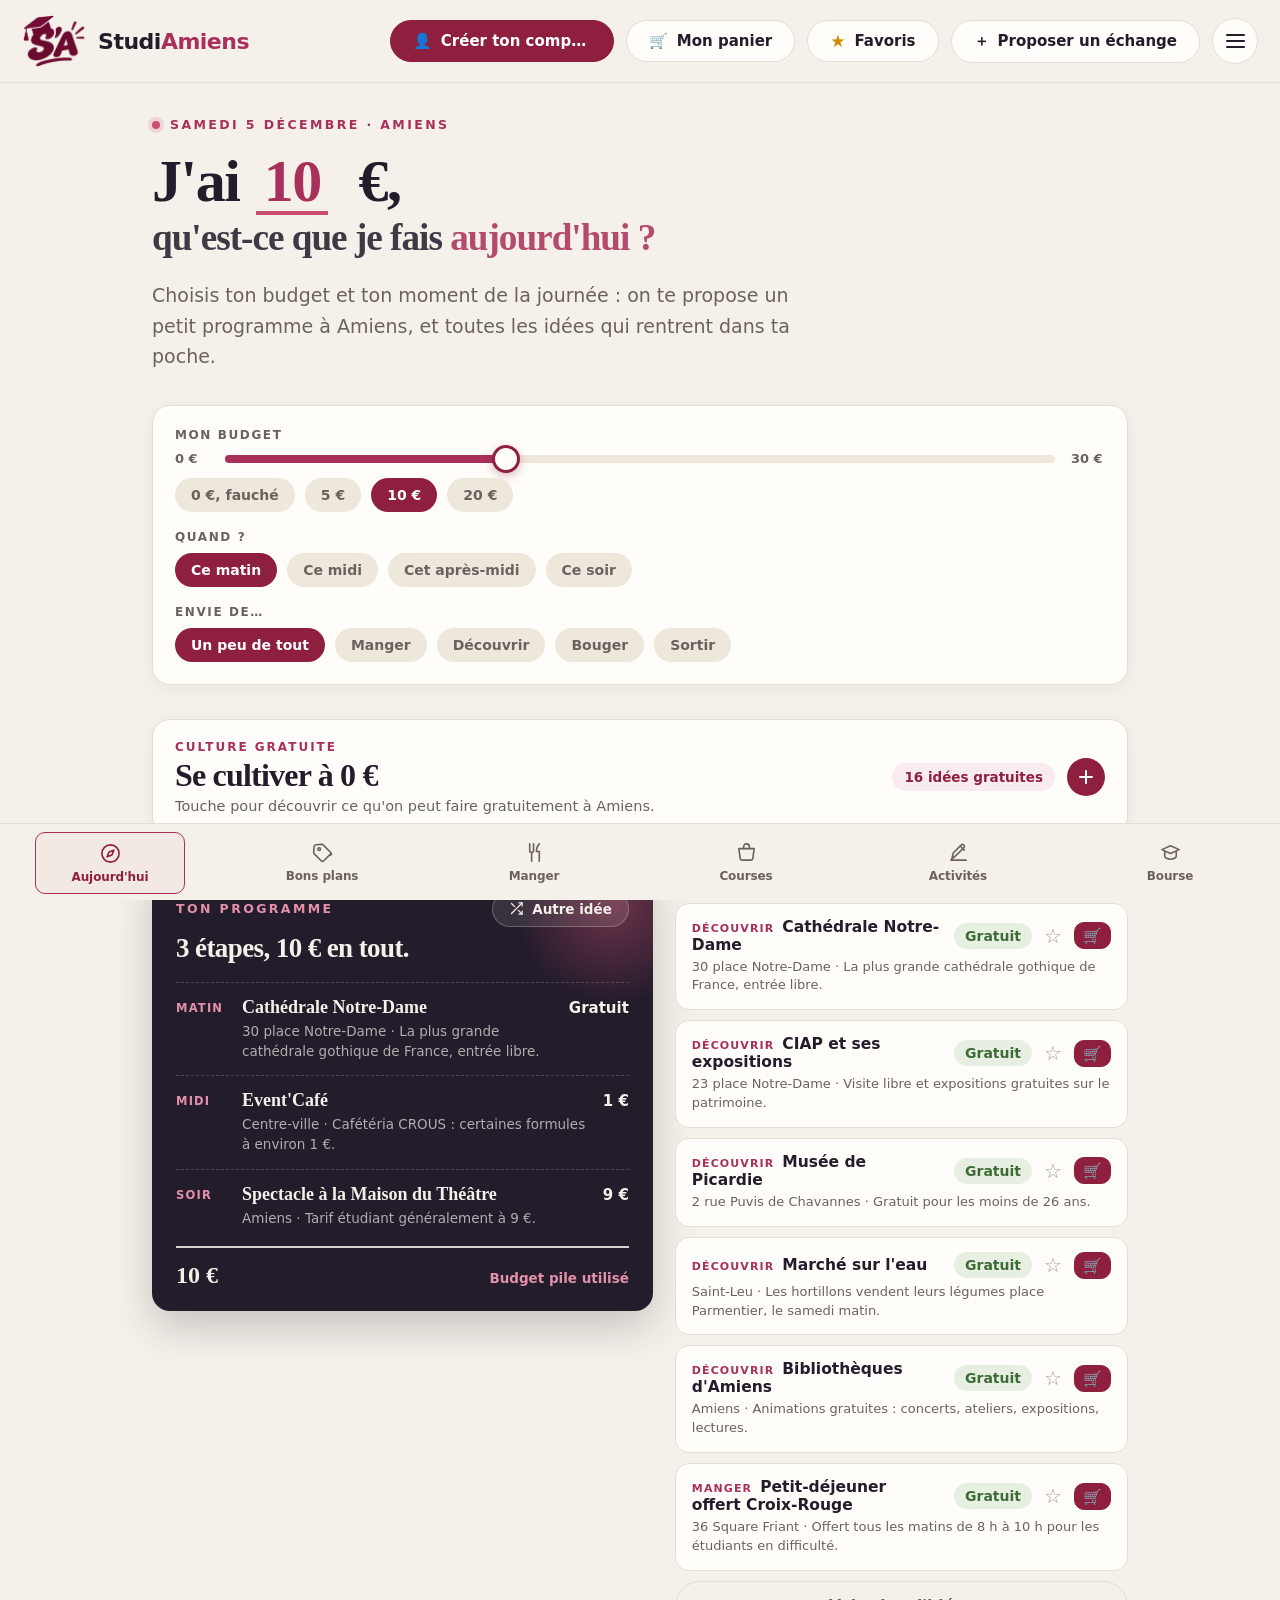
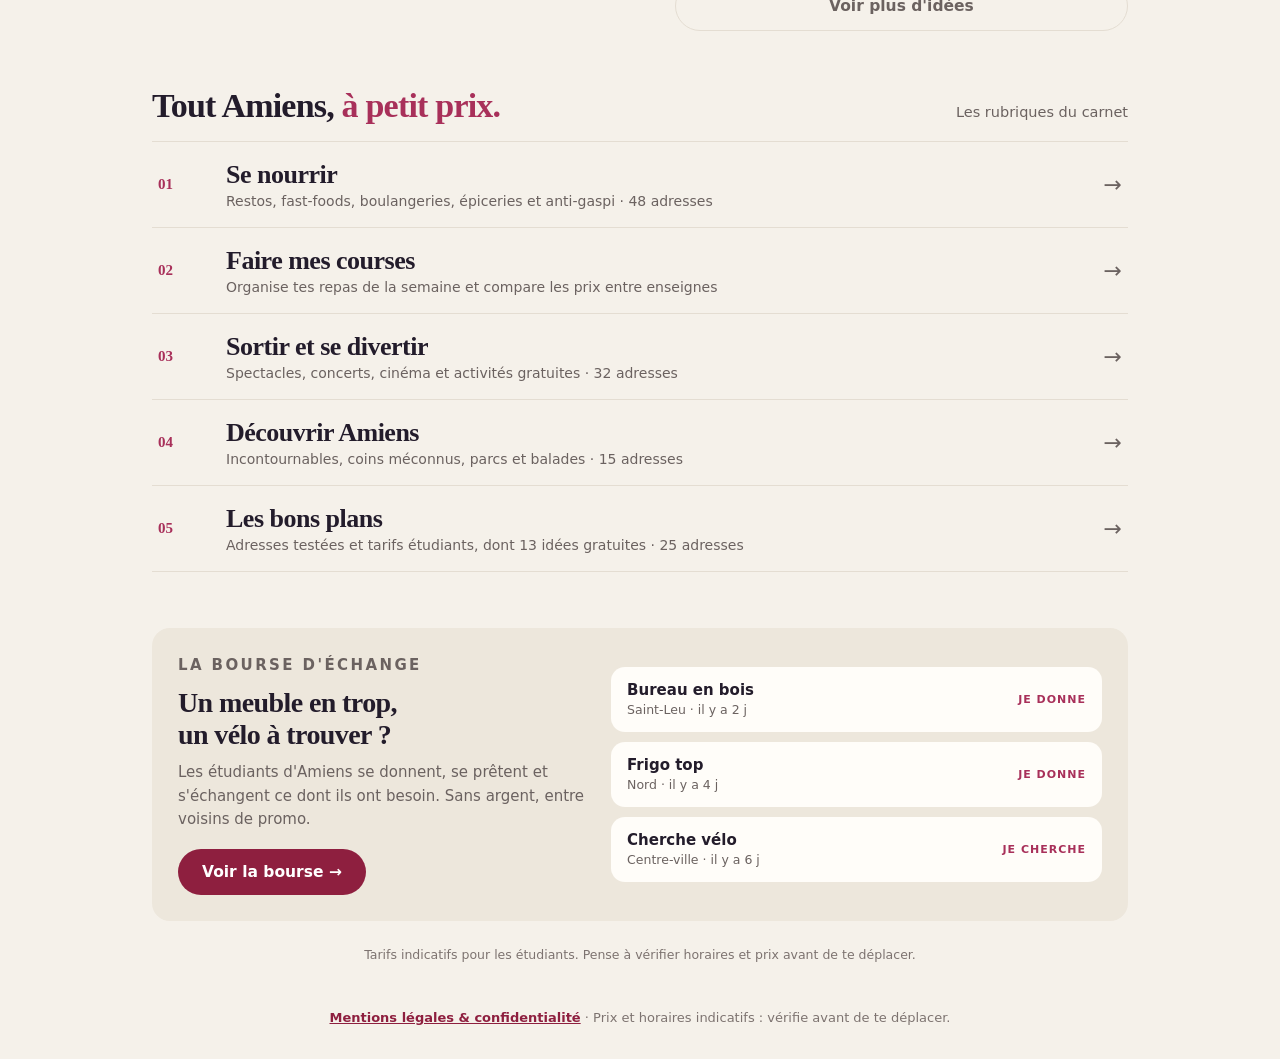
<file: index.html>
<!DOCTYPE html>
<html lang="fr">
<head>
<meta charset="UTF-8">
<meta name="viewport" content="width=device-width, initial-scale=1.0, viewport-fit=cover">
<meta name="description" content="StudiAmiens : le carnet partagé des étudiants d'Amiens. Manger, sortir, se cultiver et faire ses courses à petit prix, avec une bourse d'échange entre étudiants.">
<meta name="theme-color" content="#F5F1EA">
<meta property="og:type" content="website">
<meta property="og:title" content="StudiAmiens — Bons plans étudiants à Amiens">
<meta property="og:description" content="Manger, sortir, se cultiver et faire ses courses à petit prix à Amiens.">
<link rel="icon" type="image/png" sizes="64x64" href="favicon.png">
<link rel="apple-touch-icon" href="apple-touch-icon.png">
<link rel="manifest" href="manifest.webmanifest">
<title>StudiAmiens — Le carnet partagé des étudiants amiénois</title>
<link rel="stylesheet" href="style.css">
</head>
<body>
<a class="skip" href="#contenu">Aller au contenu</a>

<header>
  <div class="logo" data-go="aujourdhui" role="link" tabindex="0">
    <img class="logo-img" src="logo.png" alt="Logo StudiAmiens" width="64" height="54">
    <div class="logo-word">Studi<span>Amiens</span></div>
  </div>
  <div class="header-actions">
    <button class="btn-exchange hbtn hbtn-compte" id="btnCompte" data-action="compte-open" aria-haspopup="dialog" aria-label="Créer ton compte étudiant"><span class="hico" aria-hidden="true">👤</span><span class="lbl lbl-full" id="compteLblFull">Créer ton compte étudiant</span><span class="lbl lbl-short" id="compteLblShort">Compte</span></button>
    <button class="btn-exchange hbtn btn-pan" id="btnPanier" data-go="panier" aria-label="Mon panier"><span class="hico" aria-hidden="true">🛒</span><span class="lbl">Mon panier</span><span class="fav-count" id="panCount" hidden>0</span></button>
    <button class="btn-exchange hbtn btn-fav" id="btnFav" data-go="favoris" aria-label="Mes favoris"><span class="hico fav-star" aria-hidden="true">★</span><span class="lbl">Favoris</span><span class="fav-count" id="favCount" hidden>0</span></button>
    <button class="btn-exchange hbtn" data-action="openForm" aria-label="Proposer un échange"><span class="hico" aria-hidden="true">＋</span><span class="lbl">Proposer un échange</span></button>
    <button class="btn-burger" data-action="menu-open" aria-label="Menu"><span></span></button>
  </div>
</header>

<div class="overlay" id="overlay" data-action="menu-close"></div>

<aside class="drawer" id="drawer" aria-label="Menu">
  <button class="drawer-close" data-action="menu-close" aria-label="Fermer le menu">×</button>
  <h3>Le carnet</h3>
  <button class="link" data-go="aujourdhui">Aujourd'hui</button>
  <button class="link" data-go="bons-plans">Les bons plans</button>
  <button class="link" data-go="courses">Manger</button>
  <button class="link" data-go="copanier">Faire mes courses</button>
  <button class="link" data-go="activites">Activités</button>
  <button class="link" data-go="bourse">La bourse</button>
  <h3>Mon compte</h3>
  <button class="link" data-action="compte-open" id="drawerCompte">Créer ton compte étudiant</button>
  <button class="link" data-go="panier">Mon panier</button>
  <button class="link" data-go="favoris">Mes favoris</button>
  <button class="link" data-action="openForm">Déposer une annonce</button>
  <h3>À propos</h3>
  <button class="link" data-action="partager">Partager StudiAmiens</button>
  <button class="link" data-action="about">Le projet</button>
</aside>

<main id="contenu" tabindex="-1">
  <section class="page" id="page-aujourdhui">
    <p class="kicker today-date" id="todayDate">Aujourd'hui à Amiens</p>
    <h1 class="title">
      <span class="budget-line">J'ai <span class="budget-num" id="budgetNum">10</span>&nbsp;€,</span>
      <span class="h-sub">qu'est-ce que je fais <em>aujourd'hui&nbsp;?</em></span>
    </h1>
    <p class="intro">Choisis ton budget et ton moment de la journée : on te propose un petit programme à Amiens, et toutes les idées qui rentrent dans ta poche.</p>

    <div class="panel budget-panel">
      <div>
        <p class="row-label"><label for="budgetRange">Mon budget</label></p>
        <div class="slider-row">
          <small>0 €</small>
          <input type="range" class="budget" id="budgetRange" min="0" max="30" step="1" value="10" aria-label="Budget en euros">
          <small>30 €</small>
        </div>
        <div class="chips" id="chipsBudget" style="margin-top:12px;"></div>
      </div>
      <div>
        <p class="row-label">Quand ?</p>
        <div class="chips" id="chipsMoment"></div>
      </div>
      <div>
        <p class="row-label">Envie de…</p>
        <div class="chips" id="chipsEnvie"></div>
      </div>
    </div>

    <section class="g0" id="gratuit0">
      <h2 class="g0-h">
        <button type="button" class="g0-toggle" id="g0Toggle" data-action="g0-toggle" aria-expanded="false" aria-controls="g0Body">
          <span class="g0-text">
            <span class="g0-kicker">Culture gratuite</span>
            <span class="g0-title">Se cultiver à 0&nbsp;€</span>
            <span class="g0-sub">Touche pour découvrir ce qu'on peut faire gratuitement à Amiens.</span>
          </span>
          <span class="g0-right">
            <span class="g0-count" id="g0Count"></span>
            <span class="g0-chevron" aria-hidden="true"></span>
          </span>
        </button>
      </h2>
      <div class="g0-body" id="g0Body" hidden>
        <div class="chips" id="chipsG0" role="group" aria-label="Type de sortie gratuite"></div>
        <div class="cards" id="grilleG0"></div>
      </div>
    </section>

    <div class="today-grid">
      <div class="ticket" aria-live="polite">
        <div class="ticket-head">
          <p class="kicker">Ton programme</p>
          <button class="btn-shuffle" data-action="shuffle" id="btnShuffle">
            <svg viewBox="0 0 24 24"><path d="M16 3h5v5"/><path d="M4 20L21 3"/><path d="M21 16v5h-5"/><path d="M15 15l6 6"/><path d="M4 4l5 5"/></svg>
            Autre idée
          </button>
        </div>
        <div id="programme"></div>
      </div>
      <div>
        <div class="ideas-head">
          <h3 id="ideasTitle">Dans ton budget</h3>
          <span class="compteur" id="ideasCount"></span>
        </div>
        <div class="ideas" id="ideas"></div>
        <button class="btn-ghost more-ideas" id="moreIdeas" data-action="more">Voir plus d'idées</button>
      </div>
    </div>

    <div class="section-title">
      <h2>Tout Amiens, <em style="font-style:normal;color:var(--bordeaux-clair);">à petit prix.</em></h2>
      <p>Les rubriques du carnet</p>
    </div>
    <ul class="rubriques" id="rubriques"></ul>

    <div class="bourse-teaser">
      <div>
        <p class="kicker" style="margin-bottom:10px;">La bourse d'échange</p>
        <h2>Un meuble en trop,<br>un vélo à trouver&nbsp;?</h2>
        <p>Les étudiants d'Amiens se donnent, se prêtent et s'échangent ce dont ils ont besoin. Sans argent, entre voisins de promo.</p>
        <button class="btn-primary" data-go="bourse">Voir la bourse →</button>
      </div>
      <div class="mini-annonces" id="miniAnnonces"></div>
    </div>

    <p class="note">Tarifs indicatifs pour les étudiants. Pense à vérifier horaires et prix avant de te déplacer.</p>
  </section>

  <section class="page" id="page-bons-plans">
    <p class="kicker">Le carnet partagé</p>
    <h1 class="title">Les bons plans<br><em>qui font du bien.</em></h1>
    <p class="intro">Des adresses testées, des tarifs étudiants et les raccourcis qu'on se refile entre deux cours.</p>
    <div class="panel">
      <div class="search-box">
        <svg width="19" height="19" viewBox="0 0 24 24" fill="none" stroke="#6B6260" stroke-width="2" aria-hidden="true"><circle cx="11" cy="11" r="7"/><path d="M20 20l-3.5-3.5"/></svg>
        <input type="search" id="recherche" placeholder="Un lieu, un quartier, une envie…" aria-label="Rechercher un bon plan">
      </div>
      <div class="chips" id="chips"></div>
      <button class="favorites-btn" id="favBtn" data-action="favfilter">☆ Favoris</button>
    </div>
    <div class="cards" id="grilleBonsPlans"></div>
  </section>

  <section class="page" id="page-courses">
    <p class="kicker">Manger</p>
    <h1 class="title">Manger bien,<br><em>payer moins.</em></h1>
    <p class="intro">Resto U à 1 €, formules étudiantes, fast-foods et petits restos du centre-ville.</p>
    <div class="panel">
      <div class="search-box">
        <svg width="19" height="19" viewBox="0 0 24 24" fill="none" stroke="#6B6260" stroke-width="2" aria-hidden="true"><circle cx="11" cy="11" r="7"/><path d="M20 20l-3.5-3.5"/></svg>
        <input type="search" id="rechercheCourses" placeholder="Un resto, une rue, un type de cuisine…" aria-label="Rechercher un restaurant">
      </div>
      <div class="chips" id="chipsCourses"></div>
      <div class="chips filtre-prix" id="prixCourses" role="group" aria-label="Filtrer par prix"></div>
      <p class="hint" id="noteCourses" aria-live="polite"></p>
    </div>
    <div class="cards" id="grilleCourses"></div>
  </section>

  <section class="page" id="page-copanier">
    <p class="kicker">Faire mes courses</p>
    <h1 class="title" style="font-size:clamp(30px,5.5vw,46px);">Remplis ton panier,<br><em>pas ton ticket.</em></h1>
    <p class="intro" style="margin:16px 0 22px;">Compose tes repas de la semaine, compare les prix entre enseignes et garde ta liste de courses sous ton budget.</p>
    <details class="g0 mk" id="marches">
      <summary class="g0-toggle">
        <span class="g0-text">
          <span class="g0-kicker">Cette saison</span>
          <span class="g0-title" style="font-size:clamp(20px,3.6vw,26px);">Marchés et bons plans courses</span>
          <span class="g0-sub">Brocante, marché sur l'eau et ferme bio en vente directe.</span>
        </span>
        <span class="g0-right"><span class="g0-count" id="mkCount"></span><span class="g0-chevron" aria-hidden="true"></span></span>
      </summary>
      <div class="cards" id="grilleMarches"></div>
    </details>
    <div class="copanier-wrap">
      <iframe id="copanierFrame" title="ÉcoPanier : organisateur de courses à petit prix"></iframe>
    </div>
    <p class="note" style="margin-top:14px;"><a href="copanier.html" target="_blank" rel="noopener" style="color:var(--bordeaux);font-weight:700;">Ouvrir en plein écran ↗</a></p>
  </section>

  <section class="page" id="page-activites">
    <p class="kicker">Activités</p>
    <h1 class="title">Sortir de la chambre,<br><em>sans se ruiner.</em></h1>
    <p class="intro">Sport, culture, soirées et ateliers : tout ce qui se passe à Amiens quand tu as deux heures devant toi.</p>
    <div class="panel">
      <div class="search-box">
        <svg width="19" height="19" viewBox="0 0 24 24" fill="none" stroke="#6B6260" stroke-width="2" aria-hidden="true"><circle cx="11" cy="11" r="7"/><path d="M20 20l-3.5-3.5"/></svg>
        <input type="search" id="rechercheActivites" placeholder="Un théâtre, un cinéma, une sortie…" aria-label="Rechercher une activité">
      </div>
      <div class="chips" id="chipsActivites"></div>
      <div class="chips filtre-prix" id="prixActivites" role="group" aria-label="Filtrer par prix"></div>
      <p class="hint" id="noteActivites" aria-live="polite"></p>
    </div>
    <div class="cards" id="grilleActivites"></div>
  </section>

  <section class="page" id="page-bourse">
    <p class="kicker">La bourse des étudiants</p>
    <h1 class="title">Donner, trouver,<br>faire circuler.</h1>
    <p class="intro">Un tableau simple pour les choses qui méritent une seconde vie : un meuble, une place, un trajet ou juste un coup de main.</p>
    <button class="btn-primary" data-action="openForm">＋ Déposer une annonce</button>
    <div class="panel">
      <div class="filtres-ligne">
        <div class="chips" id="chipsBourse"></div>
        <span class="compteur" id="compteurBourse"></span>
      </div>
    </div>
    <div class="cards" id="grilleBourse"></div>
  </section>

  <section class="page" id="page-panier">
    <p class="kicker">Mon panier étudiant</p>
    <h1 class="title" style="font-size:clamp(30px,5.5vw,46px);">Ton <em>panier.</em></h1>
    <p class="intro" style="margin:16px 0 22px;">Garde ici les bons plans que tu veux faire, avec une estimation de ton budget.</p>
    <div id="panierBanniere"></div>
    <div id="panierResume"></div>
    <div class="cards" id="grillePanier"></div>
  </section>

  <section class="page" id="page-favoris">
    <p class="kicker">Mon carnet</p>
    <h1 class="title">Mes <em>favoris.</em></h1>
    <p class="intro">Les adresses et les annonces que tu as mises de côté avec l'étoile ☆. Elles restent enregistrées dans ce navigateur.</p>
    <div class="cards" id="grilleFavoris"></div>
  </section>

  <section class="page" id="page-form">
    <p class="kicker">Nouvelle annonce</p>
    <h1 class="title">Déposer <em>une annonce.</em></h1>
    <p class="intro" id="formIntro"></p>
    <div class="panel">
      <div class="form-grid">
        <div class="field"><label for="fType">Type</label>
          <select id="fType"><option>Je donne</option><option>Je cherche</option></select></div>
        <div class="field"><label for="fTitre">Titre</label>
          <input type="text" id="fTitre" maxlength="80" placeholder="Ex : Bureau en bois, à récupérer"></div>
        <div class="field"><label for="fCat">Catégorie</label>
          <select id="fCat">
            <option>Mobilier</option><option>Électroménager</option>
            <option>Livres &amp; cours</option><option>Vêtements</option>
            <option>Transport</option><option>Services</option><option>Autre</option>
          </select></div>
        <div class="field"><label for="fQuartier">Quartier</label>
          <input type="text" id="fQuartier" maxlength="40" placeholder="Ex : Saint-Leu"></div>
        <div class="field"><label for="fDesc">Description</label>
          <textarea id="fDesc" maxlength="400" placeholder="Quelques détails, l'état, les contraintes…"></textarea></div>
        <div class="field"><label for="fContact">Contact</label>
          <input type="text" id="fContact" maxlength="60" placeholder="Pseudo, mail ou @…"></div>
      </div>
      <p class="form-note">Ne publie ni ton adresse ni ton numéro de téléphone. Donne rendez-vous dans un lieu public, de préférence de jour.</p>
      <div class="form-actions">
        <button class="btn-primary" id="btnPublier" style="margin:0;width:auto;flex:1;min-width:200px;" data-action="publish">Publier l'annonce</button>
        <button class="btn-ghost" data-go="bourse">Annuler</button>
      </div>
    </div>
  </section>
</main>

<footer class="site-foot">
  <p><a href="confidentialite.html">Mentions légales &amp; confidentialité</a> · Prix et horaires indicatifs : vérifie avant de te déplacer.</p>
</footer>

<nav class="tabs" aria-label="Navigation principale">
  <button class="tab" data-tab="aujourdhui" data-go="aujourdhui">
    <svg viewBox="0 0 24 24"><circle cx="12" cy="12" r="9"/><path d="M15.5 8.5l-2 5-5 2 2-5z"/></svg>
    <span>Aujourd'hui</span>
  </button>
  <button class="tab" data-tab="bons-plans" data-go="bons-plans">
    <svg viewBox="0 0 24 24"><path d="M20.6 13.4l-7.2 7.2a2 2 0 01-2.8 0l-7.2-7.2a2 2 0 01-.6-1.6l.4-6a2 2 0 011.9-1.9l6-.4a2 2 0 011.6.6l7.9 7.9a2 2 0 010 2.8z"/><circle cx="8.5" cy="8.5" r="1.4"/></svg>
    <span>Bons plans</span>
  </button>
  <button class="tab" data-tab="courses" data-go="courses">
    <svg viewBox="0 0 24 24"><path d="M7 3v7a2 2 0 002 2v9"/><path d="M11 3v7a2 2 0 01-2 2"/><path d="M17 3c-2 2-3 5-3 8h3v10"/></svg>
    <span>Manger</span>
  </button>
  <button class="tab" data-tab="copanier" data-go="copanier">
    <svg viewBox="0 0 24 24"><path d="M4 8h16l-1.4 10.2A2 2 0 0116.6 20H7.4a2 2 0 01-2-1.8L4 8z"/><path d="M9 8V6a3 3 0 016 0v2"/></svg>
    <span>Courses</span>
  </button>
  <button class="tab" data-tab="activites" data-go="activites">
    <svg viewBox="0 0 24 24"><path d="M5 19l1.5-6.5L15 4a2 2 0 012.8 2.8L9.5 15z"/><path d="M14 5.5l4 4"/><path d="M4 20h16"/></svg>
    <span>Activités</span>
  </button>
  <button class="tab" data-tab="bourse" data-go="bourse">
    <svg viewBox="0 0 24 24"><path d="M3 9l9-4 9 4-9 4z"/><path d="M6 11v5c0 1.5 2.7 3 6 3s6-1.5 6-3v-5"/></svg>
    <span>Bourse</span>
  </button>
</nav>

<dialog id="compte" aria-labelledby="compteTitre">
  <div class="fiche-in compte-in">
    <button class="fiche-close" data-action="compte-close" aria-label="Fermer">×</button>
    <p class="kicker" id="compteKicker">Compte étudiant</p>
    <h2 id="compteTitre"></h2>
    <div id="compteCorps"></div>
  </div>
</dialog>

<dialog id="fiche" aria-labelledby="ficheTitre">
  <div class="fiche-in">
    <button class="fiche-close" data-action="fiche-close" aria-label="Fermer la fiche">×</button>
    <p class="kicker" id="ficheTag"></p>
    <h2 id="ficheTitre"></h2>
    <div id="ficheCorps"></div>
  </div>
</dialog>

<div class="toast" id="toast" role="status" aria-live="polite"></div>
<script src="script.js"></script>
</body>
</html>
</file>
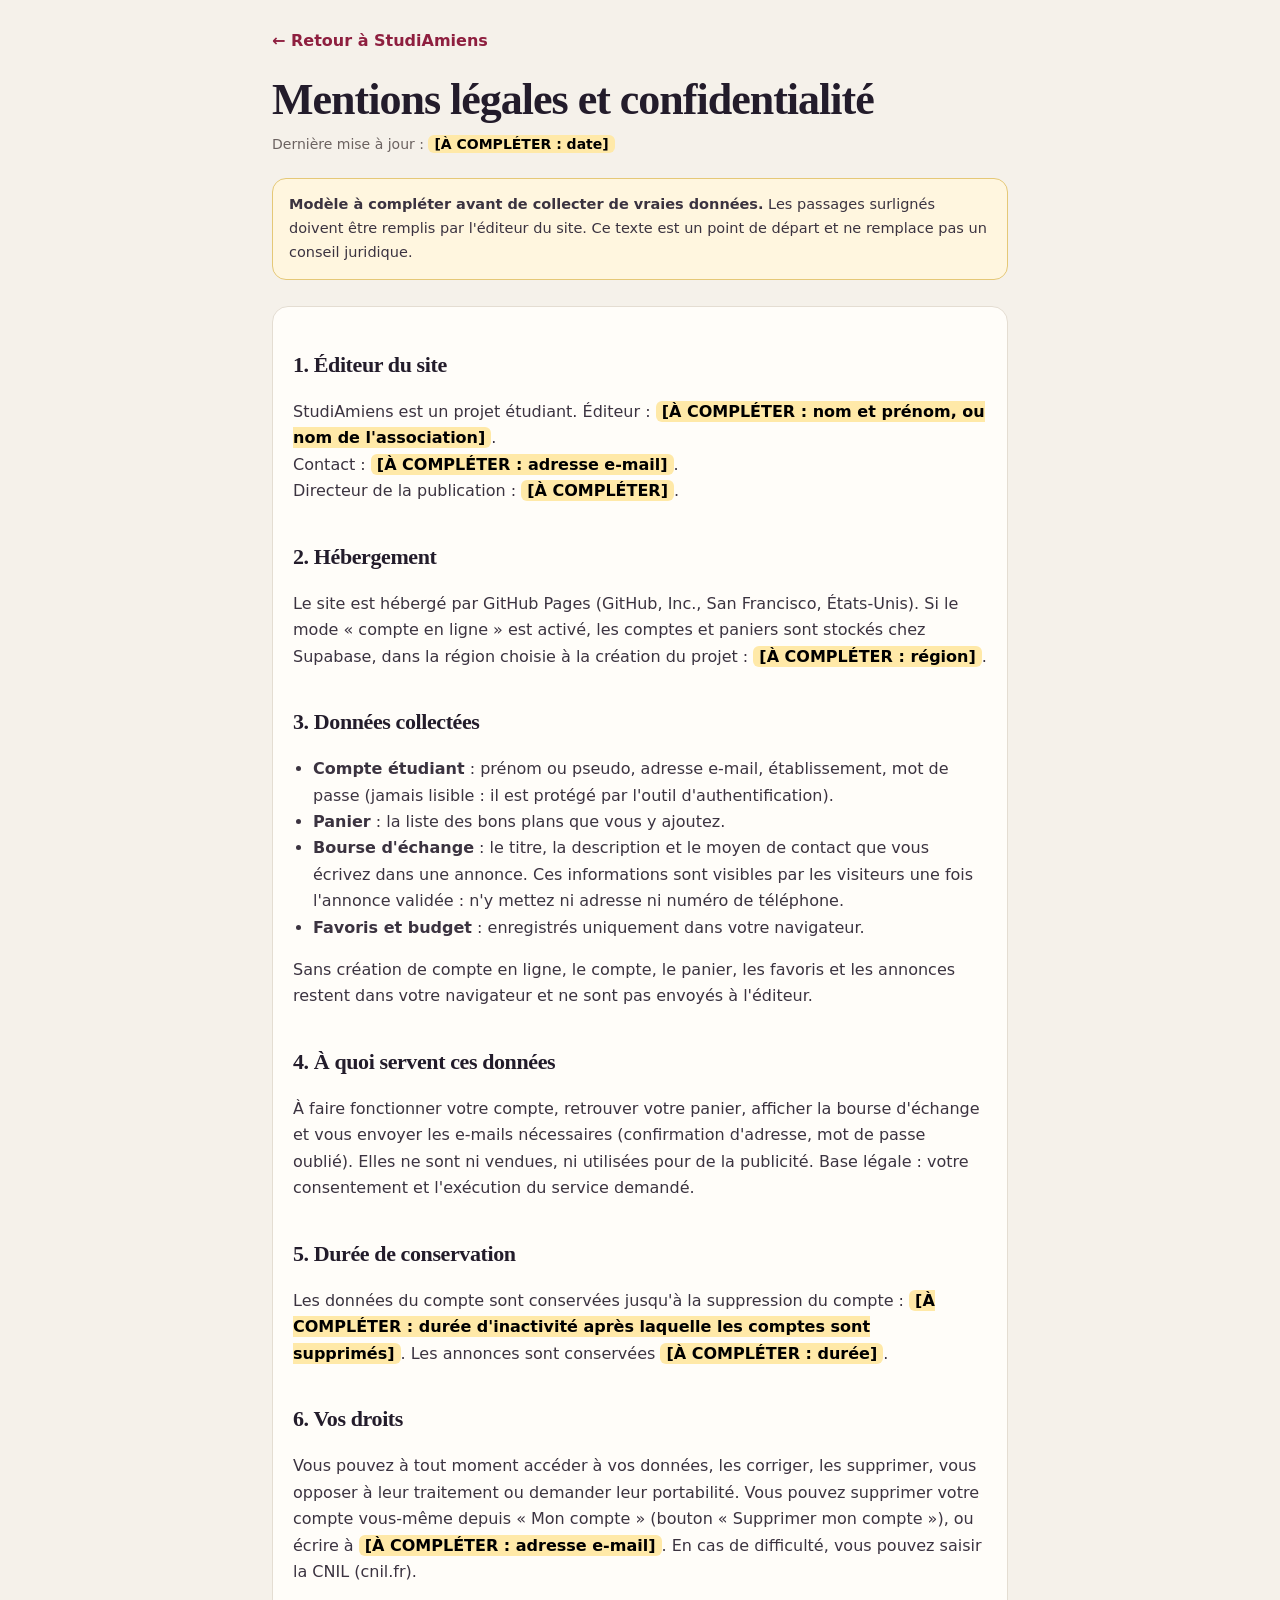
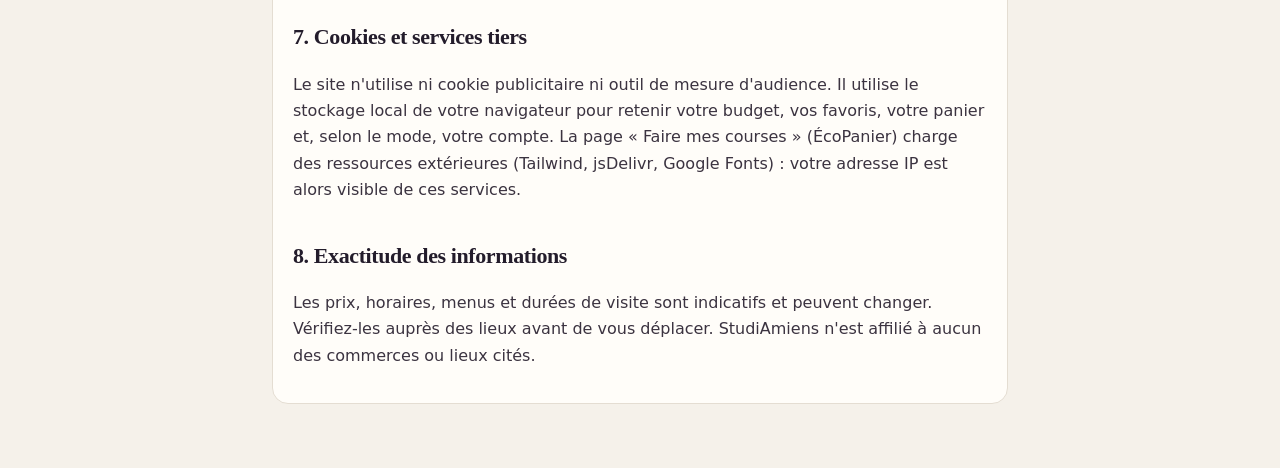
<file: confidentialite.html>
<!DOCTYPE html>
<html lang="fr">
<head>
<meta charset="UTF-8">
<meta name="viewport" content="width=device-width, initial-scale=1">
<meta name="robots" content="noindex">
<title>Mentions légales et confidentialité — StudiAmiens</title>
<link rel="icon" type="image/png" sizes="64x64" href="favicon.png">
<style>
  :root{--creme:#F5F1EA;--blanc:#FFFDF9;--bordeaux:#8E1F3F;--encre:#231C2B;--gris:#6B6260;--ligne:#E4DDD2;}
  *{box-sizing:border-box}
  body{margin:0;background:var(--creme);color:var(--encre);font-family:'Inter','Segoe UI',system-ui,-apple-system,sans-serif;line-height:1.65;font-size:16px}
  .wrap{max-width:780px;margin:0 auto;padding:28px 22px 64px}
  a{color:var(--bordeaux);font-weight:600}
  .retour{display:inline-block;margin-bottom:22px;text-decoration:none}
  h1{font-family:Georgia,serif;font-size:clamp(30px,6vw,44px);letter-spacing:-1px;line-height:1.1;margin:0 0 8px}
  h2{font-family:Georgia,serif;font-size:22px;letter-spacing:-.4px;margin:34px 0 8px}
  p,li{color:#3b3340}
  ul{padding-left:20px}
  .maj{color:var(--gris);font-size:14px;margin:0 0 22px}
  .alerte{background:#FFF6DF;border:1px solid #E5C877;border-radius:14px;padding:14px 16px;font-size:14.5px;margin:0 0 26px}
  mark{background:#FFE9A8;padding:1px 6px;border-radius:6px;font-weight:600}
  .carte{background:var(--blanc);border:1px solid var(--ligne);border-radius:16px;padding:6px 20px 18px}
</style>
</head>
<body>
<div class="wrap">
  <a class="retour" href="./">← Retour à StudiAmiens</a>
  <h1>Mentions légales et confidentialité</h1>
  <p class="maj">Dernière mise à jour : <mark>[À COMPLÉTER : date]</mark></p>

  <p class="alerte"><strong>Modèle à compléter avant de collecter de vraies données.</strong> Les passages surlignés doivent être remplis par l'éditeur du site. Ce texte est un point de départ et ne remplace pas un conseil juridique.</p>

  <div class="carte">
    <h2>1. Éditeur du site</h2>
    <p>StudiAmiens est un projet étudiant. Éditeur : <mark>[À COMPLÉTER : nom et prénom, ou nom de l'association]</mark>.<br>
    Contact : <mark>[À COMPLÉTER : adresse e-mail]</mark>.<br>
    Directeur de la publication : <mark>[À COMPLÉTER]</mark>.</p>

    <h2>2. Hébergement</h2>
    <p>Le site est hébergé par GitHub Pages (GitHub, Inc., San Francisco, États-Unis). Si le mode « compte en ligne » est activé, les comptes et paniers sont stockés chez Supabase, dans la région choisie à la création du projet : <mark>[À COMPLÉTER : région]</mark>.</p>

    <h2>3. Données collectées</h2>
    <ul>
      <li><strong>Compte étudiant</strong> : prénom ou pseudo, adresse e-mail, établissement, mot de passe (jamais lisible : il est protégé par l'outil d'authentification).</li>
      <li><strong>Panier</strong> : la liste des bons plans que vous y ajoutez.</li>
      <li><strong>Bourse d'échange</strong> : le titre, la description et le moyen de contact que vous écrivez dans une annonce. Ces informations sont visibles par les visiteurs une fois l'annonce validée : n'y mettez ni adresse ni numéro de téléphone.</li>
      <li><strong>Favoris et budget</strong> : enregistrés uniquement dans votre navigateur.</li>
    </ul>
    <p>Sans création de compte en ligne, le compte, le panier, les favoris et les annonces restent dans votre navigateur et ne sont pas envoyés à l'éditeur.</p>

    <h2>4. À quoi servent ces données</h2>
    <p>À faire fonctionner votre compte, retrouver votre panier, afficher la bourse d'échange et vous envoyer les e-mails nécessaires (confirmation d'adresse, mot de passe oublié). Elles ne sont ni vendues, ni utilisées pour de la publicité. Base légale : votre consentement et l'exécution du service demandé.</p>

    <h2>5. Durée de conservation</h2>
    <p>Les données du compte sont conservées jusqu'à la suppression du compte : <mark>[À COMPLÉTER : durée d'inactivité après laquelle les comptes sont supprimés]</mark>. Les annonces sont conservées <mark>[À COMPLÉTER : durée]</mark>.</p>

    <h2>6. Vos droits</h2>
    <p>Vous pouvez à tout moment accéder à vos données, les corriger, les supprimer, vous opposer à leur traitement ou demander leur portabilité. Vous pouvez supprimer votre compte vous-même depuis « Mon compte » (bouton « Supprimer mon compte »), ou écrire à <mark>[À COMPLÉTER : adresse e-mail]</mark>. En cas de difficulté, vous pouvez saisir la CNIL (cnil.fr).</p>

    <h2>7. Cookies et services tiers</h2>
    <p>Le site n'utilise ni cookie publicitaire ni outil de mesure d'audience. Il utilise le stockage local de votre navigateur pour retenir votre budget, vos favoris, votre panier et, selon le mode, votre compte. La page « Faire mes courses » (ÉcoPanier) charge des ressources extérieures (Tailwind, jsDelivr, Google Fonts) : votre adresse IP est alors visible de ces services.</p>

    <h2>8. Exactitude des informations</h2>
    <p>Les prix, horaires, menus et durées de visite sont indicatifs et peuvent changer. Vérifiez-les auprès des lieux avant de vous déplacer. StudiAmiens n'est affilié à aucun des commerces ou lieux cités.</p>
  </div>
</div>
</body>
</html>
</file>
<file: style.css>
:root{
    --creme:#F5F1EA;--creme-2:#EDE7DC;--blanc:#FFFDF9;
    --bordeaux:#8E1F3F;--bordeaux-clair:#A8305A;--rose:#C94F72;
    --encre:#231C2B;--gris:#6B6260;--gris-clair:#E4DDD2;--rayon:18px;
  }
  :root{padding-top:env(safe-area-inset-top,0px);}
  *{box-sizing:border-box;margin:0;padding:0;-webkit-tap-highlight-color:transparent;}
  html,body{height:100%;}
  body{
    font-family:'Inter','Segoe UI',system-ui,-apple-system,sans-serif;
    background:var(--creme);color:var(--encre);
    display:flex;flex-direction:column;min-height:100vh;padding-bottom:74px;
  }
  header{
    position:sticky;top:env(safe-area-inset-top,0px);z-index:40;background:var(--creme);border-bottom:1px solid var(--gris-clair);
    display:flex;align-items:center;justify-content:space-between;padding:14px 22px;gap:16px;
  }
  .logo{display:flex;align-items:center;gap:12px;cursor:pointer;user-select:none;}
  .logo-badge{
    width:50px;height:50px;border-radius:10px;background:linear-gradient(150deg,#A8305A,#7A1733);
    color:#fff;display:grid;place-items:center;font-family:Georgia,serif;font-weight:700;font-size:20px;
    letter-spacing:-1px;transform:rotate(-3deg);box-shadow:0 3px 10px rgba(142,31,63,.25);position:relative;
  }
  .logo-badge::after{
    content:"";position:absolute;top:-5px;left:6px;width:22px;height:14px;background:#C94F72;
    clip-path:polygon(50% 0,100% 60%,0 60%);transform:rotate(-18deg);
  }
  .logo-word{font-weight:800;font-size:22px;letter-spacing:-.5px;}
  .logo-word span{color:var(--bordeaux-clair);}
  .header-actions{display:flex;align-items:center;gap:12px;}
  .btn-exchange{
    display:flex;align-items:center;gap:9px;background:var(--blanc);border:1px solid var(--gris-clair);
    border-radius:999px;padding:11px 22px;font-weight:700;font-size:15px;color:var(--encre);cursor:pointer;transition:.18s;font-family:inherit;
  }
  .btn-exchange:hover{border-color:var(--bordeaux-clair);color:var(--bordeaux);}
  .btn-burger{
    width:46px;height:46px;border-radius:50%;background:var(--blanc);border:1px solid var(--gris-clair);
    display:grid;place-items:center;cursor:pointer;transition:.18s;
  }
  .btn-burger:hover{border-color:var(--bordeaux-clair);}
  .btn-burger span{display:block;width:19px;height:2px;background:var(--encre);border-radius:2px;position:relative;}
  .btn-burger span::before,.btn-burger span::after{content:"";position:absolute;left:0;width:19px;height:2px;background:var(--encre);border-radius:2px;}
  .btn-burger span::before{top:-6px;}.btn-burger span::after{top:6px;}

  .drawer{
    position:fixed;inset:0 0 0 auto;width:min(340px,86vw);background:var(--blanc);z-index:60;
    transform:translateX(105%);transition:transform .28s cubic-bezier(.4,0,.2,1);
    padding:26px;box-shadow:-8px 0 34px rgba(35,28,43,.16);display:flex;flex-direction:column;gap:6px;
    visibility:hidden;
  }
  .drawer.open{transform:translateX(0);visibility:visible;}
  .drawer h3{font-size:13px;letter-spacing:1.6px;text-transform:uppercase;color:var(--gris);margin:14px 0 6px;}
  .drawer button.link{
    padding:13px 14px;border-radius:12px;color:var(--encre);font-weight:600;font-size:15.5px;cursor:pointer;
    background:none;border:none;text-align:left;font-family:inherit;
  }
  .drawer button.link:hover{background:var(--creme-2);}
  .drawer-close{align-self:flex-end;background:none;border:none;font-size:26px;cursor:pointer;color:var(--gris);line-height:1;}
  .overlay{position:fixed;inset:0;background:rgba(35,28,43,.35);z-index:55;opacity:0;pointer-events:none;transition:.28s;}
  .overlay.open{opacity:1;pointer-events:auto;}

  main{flex:1;max-width:1020px;width:100%;margin:0 auto;padding:34px 22px 40px;}
  .page{display:none;animation:fade .3s ease;}
  .page.active{display:block;}
  @keyframes fade{from{opacity:0;transform:translateY(8px)}to{opacity:1;transform:none}}

  .kicker{font-size:12.5px;letter-spacing:2.4px;text-transform:uppercase;font-weight:800;color:var(--bordeaux-clair);margin-bottom:18px;}
  h1.title{font-family:Georgia,serif;font-size:clamp(38px,7vw,60px);line-height:1.04;letter-spacing:-1.5px;font-weight:700;}
  h1.title em{font-style:normal;color:var(--bordeaux-clair);}
  .intro{font-size:clamp(16px,2.4vw,19px);color:var(--gris);line-height:1.6;margin:22px 0 34px;max-width:640px;}

  .panel{background:var(--blanc);border:1px solid var(--gris-clair);border-radius:var(--rayon);padding:22px;box-shadow:0 4px 20px rgba(35,28,43,.05);}
  .search-box{display:flex;align-items:center;gap:12px;background:var(--creme-2);border-radius:999px;padding:15px 22px;margin-bottom:18px;}
  .search-box input{border:none;background:none;outline:none;font-size:16px;width:100%;color:var(--encre);font-family:inherit;}
  .search-box input::placeholder{color:#8C8380;}

  .chips{display:flex;flex-wrap:wrap;gap:10px;}
  .chip{border:none;cursor:pointer;font-family:inherit;background:var(--creme-2);color:var(--gris);padding:11px 20px;border-radius:999px;font-size:14.5px;font-weight:600;transition:.16s;}
  .chip:hover{background:#E0D7C9;}
  .chip.active{background:var(--bordeaux);color:#fff;}
  .favorites-btn{margin-top:14px;width:100%;text-align:center;background:var(--creme-2);border:none;border-radius:999px;padding:13px;font-family:inherit;font-weight:600;font-size:14.5px;color:var(--gris);cursor:pointer;transition:.16s;}
  .favorites-btn.active{background:var(--bordeaux);color:#fff;}

  .cards{display:grid;gap:16px;margin-top:24px;grid-template-columns:repeat(auto-fill,minmax(280px,1fr));}
  .card{background:var(--blanc);border:1px solid var(--gris-clair);border-radius:var(--rayon);padding:20px;position:relative;transition:.2s;}
  .card:hover{transform:translateY(-3px);box-shadow:0 10px 26px rgba(35,28,43,.09);border-color:#D6CBBC;}
  .card-tag{display:inline-block;font-size:11.5px;font-weight:800;letter-spacing:1.2px;text-transform:uppercase;color:var(--bordeaux-clair);margin-bottom:10px;padding-right:34px;}
  .card h3{font-family:Georgia,serif;font-size:21px;margin-bottom:8px;letter-spacing:-.4px;}
  .card p{font-size:14.5px;color:var(--gris);line-height:1.55;}
  .card-meta{margin-top:14px;font-size:13.5px;color:var(--bordeaux-clair);font-weight:700;}
  .card-loc{font-size:13px;color:#7D7370;font-weight:600;margin-bottom:6px;}
  .fav{position:absolute;top:14px;right:14px;background:none;border:none;font-size:22px;cursor:pointer;color:#A89D93;line-height:1;transition:.16s;}
  .fav.on{color:#D18B00;transform:scale(1.12);}
  .badge{display:inline-block;margin-top:12px;font-size:11.5px;font-weight:700;padding:3px 10px;border-radius:999px;background:#F3E6D2;color:#7A5B1E;}
  .badge.demo{background:var(--creme-2);color:var(--gris);}
  .del{display:block;margin-top:12px;background:none;border:none;color:var(--bordeaux);font-family:inherit;font-weight:700;font-size:13px;cursor:pointer;padding:0;text-decoration:underline;}

  .empty{text-align:center;padding:44px 20px;color:var(--gris);font-size:15.5px;border:1px dashed var(--gris-clair);border-radius:var(--rayon);margin-top:22px;background:var(--blanc);grid-column:1/-1;}

  .btn-primary{
    width:100%;display:flex;align-items:center;justify-content:center;gap:10px;background:var(--bordeaux);color:#fff;border:none;border-radius:999px;
    padding:19px;font-family:inherit;font-size:17px;font-weight:700;cursor:pointer;transition:.18s;margin-bottom:26px;
  }
  .btn-primary:hover{background:#7A1733;}
  .btn-primary:disabled{opacity:.6;cursor:wait;}
  .filtres-ligne{display:flex;align-items:center;justify-content:space-between;gap:16px;flex-wrap:wrap;}
  .compteur{color:var(--gris);font-size:14.5px;font-weight:600;}

  .form-grid{display:grid;gap:14px;margin-top:20px;}
  .field label{display:block;font-size:13px;font-weight:700;letter-spacing:.6px;text-transform:uppercase;color:var(--gris);margin-bottom:7px;}
  .field input,.field select,.field textarea{width:100%;padding:14px 16px;border:1px solid var(--gris-clair);border-radius:12px;font-family:inherit;font-size:15.5px;background:var(--blanc);color:var(--encre);outline:none;transition:.16s;}
  .field input:focus,.field select:focus,.field textarea:focus{border-color:var(--bordeaux-clair);}
  .field textarea{resize:vertical;min-height:88px;}
  .form-actions{display:flex;gap:12px;margin-top:20px;flex-wrap:wrap;}
  .form-note{font-size:13px;color:var(--gris);margin-top:16px;line-height:1.5;}
  .btn-ghost{background:none;border:1px solid var(--gris-clair);border-radius:999px;padding:15px 28px;font-family:inherit;font-weight:700;font-size:15.5px;cursor:pointer;color:var(--gris);}
  .btn-ghost:hover{border-color:var(--bordeaux-clair);color:var(--bordeaux);}

  .toast{position:fixed;left:50%;bottom:96px;transform:translate(-50%,26px);background:var(--encre);color:#fff;padding:14px 26px;border-radius:999px;font-size:14.5px;font-weight:600;opacity:0;pointer-events:none;transition:.3s;z-index:80;box-shadow:0 10px 30px rgba(0,0,0,.28);max-width:92vw;text-align:center;}
  .toast.show{opacity:1;transform:translate(-50%,0);}

  nav.tabs{
    position:fixed;bottom:0;left:0;right:0;z-index:45;background:var(--creme);border-top:1px solid var(--gris-clair);
    display:flex;justify-content:space-around;align-items:stretch;padding:8px 4px calc(6px + env(safe-area-inset-bottom,0px));
  }
  .tab{flex:1;background:none;border:none;cursor:pointer;font-family:inherit;display:flex;flex-direction:column;align-items:center;gap:5px;padding:9px 2px;color:var(--gris);border-radius:10px;transition:.16s;max-width:150px;}
  .tab svg{width:23px;height:23px;stroke:currentColor;fill:none;stroke-width:1.7;stroke-linecap:round;stroke-linejoin:round;}
  .tab span{font-size:12px;font-weight:700;letter-spacing:-.1px;}
  .tab:hover{color:var(--bordeaux-clair);}
  .tab.active{color:var(--bordeaux);border:1.5px solid var(--bordeaux-clair);background:rgba(200,79,114,.05);}
  :focus-visible{outline:3px solid var(--rose);outline-offset:2px;}

  .today-date{display:flex;align-items:center;gap:10px;}
  .today-date::before{content:"";width:8px;height:8px;border-radius:50%;background:var(--rose);box-shadow:0 0 0 4px rgba(201,79,114,.16);}
  .budget-line{display:flex;align-items:baseline;flex-wrap:wrap;gap:0 .28em;}
  .budget-num{display:inline-flex;align-items:baseline;color:var(--bordeaux-clair);border-bottom:4px solid var(--rose);padding:0 .06em;line-height:1;font-variant-numeric:tabular-nums;min-width:1.2em;justify-content:center;transition:transform .18s;}
  .budget-num.bump{animation:bump .28s ease;}
  @keyframes bump{40%{transform:scale(1.08) rotate(-2deg)}}
  .h-sub{display:block;font-size:.62em;color:var(--encre);opacity:.86;margin-top:.12em;letter-spacing:-1px;}

  .budget-panel{display:grid;gap:18px;margin-top:30px;}
  .slider-row{display:flex;align-items:center;gap:16px;}
  .slider-row small{font-size:13px;color:var(--gris);font-weight:700;min-width:34px;}
  input[type=range].budget{-webkit-appearance:none;appearance:none;flex:1;height:8px;border-radius:99px;outline:none;cursor:pointer;background:linear-gradient(90deg,var(--bordeaux-clair) var(--pct,33%),var(--creme-2) var(--pct,33%));}
  input[type=range].budget::-webkit-slider-thumb{-webkit-appearance:none;width:28px;height:28px;border-radius:50%;background:var(--blanc);border:3px solid var(--bordeaux);box-shadow:0 3px 10px rgba(142,31,63,.3);transition:transform .15s;}
  input[type=range].budget::-moz-range-thumb{width:24px;height:24px;border-radius:50%;background:var(--blanc);border:3px solid var(--bordeaux);}
  input[type=range].budget:active::-webkit-slider-thumb{transform:scale(1.15);}
  .row-label{font-size:12px;letter-spacing:1.6px;text-transform:uppercase;font-weight:800;color:var(--gris);margin-bottom:9px;}
  .chip.small{padding:9px 16px;font-size:14px;}

  .today-grid{display:grid;grid-template-columns:1.05fr .95fr;gap:22px;margin-top:30px;align-items:start;}
  .ticket{background:var(--encre);color:#F5F1EA;border-radius:var(--rayon);padding:26px 24px 22px;position:relative;overflow:hidden;box-shadow:0 16px 40px rgba(35,28,43,.22);}
  .ticket::after{content:"";position:absolute;right:-60px;top:-60px;width:200px;height:200px;border-radius:50%;background:radial-gradient(circle,rgba(201,79,114,.45),transparent 70%);pointer-events:none;}
  .ticket-head{display:flex;justify-content:space-between;align-items:center;gap:10px;margin-bottom:6px;}
  .ticket-head .kicker{margin:0;color:#E391AB;}
  .ticket h2{font-family:Georgia,serif;font-size:27px;letter-spacing:-.6px;line-height:1.15;margin-bottom:18px;}
  .steps{list-style:none;display:grid;gap:0;}
  .step{display:grid;grid-template-columns:54px 1fr auto;gap:12px;align-items:start;padding:14px 0;border-top:1px dashed rgba(245,241,234,.2);animation:fade .35s ease both;}
  .step:nth-child(2){animation-delay:.07s}.step:nth-child(3){animation-delay:.14s}
  .step-time{font-size:11.5px;font-weight:800;letter-spacing:1.2px;text-transform:uppercase;color:#E391AB;padding-top:4px;}
  .step h4{font-family:Georgia,serif;font-size:18px;font-weight:700;margin-bottom:3px;}
  .step p{font-size:13.5px;color:rgba(245,241,234,.68);line-height:1.5;}
  .step-price{font-weight:800;font-size:15px;white-space:nowrap;padding-top:2px;}
  .ticket-total{display:flex;justify-content:space-between;align-items:baseline;gap:10px;flex-wrap:wrap;border-top:2px solid rgba(245,241,234,.85);padding-top:14px;margin-top:4px;}
  .ticket-total strong{font-size:24px;font-family:Georgia,serif;}
  .ticket-total span{font-size:13.5px;color:#E391AB;font-weight:700;}
  .btn-shuffle{background:rgba(245,241,234,.1);color:#F5F1EA;border:1px solid rgba(245,241,234,.25);border-radius:999px;padding:9px 16px;font-family:inherit;font-weight:700;font-size:13.5px;cursor:pointer;transition:.16s;display:inline-flex;align-items:center;gap:8px;position:relative;z-index:1;}
  .btn-shuffle:hover{background:rgba(245,241,234,.2);}
  .btn-shuffle svg{width:15px;height:15px;stroke:currentColor;fill:none;stroke-width:2;stroke-linecap:round;stroke-linejoin:round;}
  .ticket-empty{color:rgba(245,241,234,.75);font-size:15px;line-height:1.6;padding:10px 0 4px;}

  .ideas-head{display:flex;justify-content:space-between;align-items:baseline;gap:10px;margin-bottom:12px;}
  .ideas-head h3{font-family:Georgia,serif;font-size:22px;letter-spacing:-.4px;}
  .ideas{display:grid;gap:10px;}
  .idea{display:grid;grid-template-columns:1fr auto;gap:4px 14px;align-items:center;background:var(--blanc);border:1px solid var(--gris-clair);border-radius:14px;padding:14px 16px;transition:.18s;animation:fade .3s ease both;}
  .idea:hover{border-color:#D6CBBC;transform:translateX(3px);}
  .idea h4{font-size:15.5px;font-weight:700;}
  .idea p{font-size:13px;color:var(--gris);grid-column:1/-1;line-height:1.45;}
  .idea small{font-size:11px;font-weight:800;letter-spacing:1.1px;text-transform:uppercase;color:var(--bordeaux-clair);margin-right:8px;}
  .price{font-weight:800;font-size:14px;padding:5px 11px;border-radius:999px;white-space:nowrap;background:var(--creme-2);color:var(--encre);}
  .price.free{background:#E7EFE3;color:#3D6B36;}
  .more-ideas{margin-top:10px;width:100%;}

  .section-title{display:flex;align-items:baseline;justify-content:space-between;gap:12px;margin:56px 0 16px;flex-wrap:wrap;}
  .section-title h2{font-family:Georgia,serif;font-size:clamp(26px,4.4vw,34px);letter-spacing:-.8px;}
  .section-title p{color:var(--gris);font-size:14.5px;}
  .rubriques{list-style:none;border-top:1px solid var(--gris-clair);}
  .rubrique{display:grid;grid-template-columns:52px 1fr auto;align-items:center;gap:16px;padding:18px 6px;border-bottom:1px solid var(--gris-clair);cursor:pointer;transition:.18s;}
  .rubrique:hover{background:var(--blanc);padding-left:14px;}
  .rubrique .num{font-family:Georgia,serif;font-size:15px;color:var(--bordeaux-clair);font-weight:700;}
  .rubrique h3{font-family:Georgia,serif;font-size:clamp(20px,3.4vw,26px);letter-spacing:-.5px;}
  .rubrique p{font-size:14px;color:var(--gris);margin-top:3px;}
  .rubrique .arrow{font-size:22px;color:var(--gris);transition:.18s;}
  .rubrique:hover .arrow{color:var(--bordeaux);transform:translateX(4px);}

  .bourse-teaser{display:grid;grid-template-columns:1fr 1.2fr;gap:24px;align-items:center;background:var(--creme-2);border-radius:var(--rayon);padding:26px;margin-top:56px;}
  .bourse-teaser h2{font-family:Georgia,serif;font-size:28px;letter-spacing:-.6px;line-height:1.15;margin-bottom:10px;}
  .bourse-teaser > div > p{color:var(--gris);font-size:15px;line-height:1.55;margin-bottom:18px;}
  .bourse-teaser .btn-primary{margin:0;width:auto;padding:14px 24px;font-size:15.5px;display:inline-flex;}
  .mini-annonces{display:grid;gap:10px;}
  .mini-annonce{background:var(--blanc);border-radius:14px;padding:14px 16px;display:flex;justify-content:space-between;gap:12px;align-items:center;}
  .mini-annonce strong{font-size:15px;display:block;}
  .mini-annonce span{font-size:12.5px;color:var(--gris);}
  .mini-annonce em{font-style:normal;font-size:11px;font-weight:800;letter-spacing:1px;text-transform:uppercase;color:var(--bordeaux-clair);white-space:nowrap;}
  .note{font-size:12.5px;color:#7D7370;margin-top:26px;text-align:center;}

  .copanier-wrap iframe{display:block;width:100%;height:max(620px,calc(100dvh - 200px));border:1px solid var(--gris-clair);border-radius:var(--rayon);background:var(--blanc);}
  .g0{margin-top:34px;}
  .g0-h{font-size:inherit;font-weight:inherit;}
  .g0-toggle{width:100%;display:flex;align-items:center;justify-content:space-between;gap:16px;text-align:left;font-family:inherit;color:var(--encre);background:var(--blanc);border:1px solid var(--gris-clair);border-radius:var(--rayon);padding:20px 22px;cursor:pointer;box-shadow:0 4px 20px rgba(35,28,43,.05);transition:.18s;}
  .g0-toggle:hover{border-color:var(--bordeaux-clair);}
  .g0-text{display:grid;gap:4px;}
  .g0-kicker{font-size:12px;letter-spacing:2px;text-transform:uppercase;font-weight:800;color:var(--bordeaux-clair);}
  .g0-title{font-family:Georgia,serif;font-size:clamp(24px,4.2vw,32px);letter-spacing:-.8px;line-height:1.1;font-weight:700;}
  .g0-sub{color:var(--gris);font-size:14.5px;font-weight:500;}
  .g0-right{display:flex;align-items:center;gap:12px;flex-shrink:0;}
  .g0-count{font-size:13.5px;font-weight:700;color:var(--bordeaux);background:#F8ECF0;border-radius:999px;padding:6px 12px;white-space:nowrap;}
  .g0-chevron{width:38px;height:38px;border-radius:50%;background:var(--bordeaux);position:relative;flex-shrink:0;}
  .g0-chevron::before,.g0-chevron::after{content:"";position:absolute;left:50%;top:50%;width:14px;height:2px;background:#fff;border-radius:2px;transform:translate(-50%,-50%);transition:transform .2s;}
  .g0-chevron::after{transform:translate(-50%,-50%) rotate(90deg);}
  .g0-toggle[aria-expanded="true"] .g0-chevron::after{transform:translate(-50%,-50%) rotate(0deg);}
  .g0-body{margin-top:18px;animation:fade .3s ease;}
  .g0-body .cards{margin-top:18px;}
  @media(max-width:640px){.g0-toggle{padding:16px;}.g0-count{display:none;}}
  .btn-fav{position:relative;}
  .btn-fav .fav-star{color:#D18B00;font-size:17px;line-height:1;}
  .fav-count{position:absolute;top:-6px;right:-4px;min-width:21px;height:21px;padding:0 6px;border-radius:999px;background:var(--bordeaux);color:#fff;font-size:12px;font-weight:800;display:flex;align-items:center;justify-content:center;border:2px solid var(--creme);}
  .fav-count[hidden]{display:none;}
  .btn-fav .fav-star{display:inline;}
  .btn-fav .fav-count{display:flex;}
  .btn-fav .fav-count[hidden]{display:none;}
  .idea-r{display:flex;align-items:center;gap:8px;}
  .idea .fav{position:static;font-size:20px;padding:2px 4px;}
  .btn-star{display:flex;align-items:center;justify-content:center;gap:8px;width:100%;margin:0 0 10px;background:var(--blanc);border:1px solid var(--gris-clair);border-radius:999px;padding:13px;font-family:inherit;font-weight:700;font-size:15px;color:var(--encre);cursor:pointer;}
  .btn-star:hover{border-color:#D18B00;}
  .btn-star.on{background:#FFF6DF;border-color:#D18B00;}
  details.g0 > summary{list-style:none;}
  details.g0 > summary::-webkit-details-marker{display:none;}
  details.g0[open] .g0-chevron::after{transform:translate(-50%,-50%) rotate(0deg);}
  .mk{margin:0 0 22px;}
  .mk .cards{margin:18px 0 6px;}
  .card.clickable{cursor:pointer;}
  .more{display:inline-block;margin-top:14px;background:none;border:none;padding:0;font-family:inherit;font-weight:700;font-size:14px;color:var(--bordeaux);cursor:pointer;}
  .more:hover{text-decoration:underline;}
  dialog#fiche,dialog#compte{border:none;border-radius:var(--rayon);padding:0;width:min(560px,calc(100vw - 28px));max-height:calc(100vh - 40px);background:var(--blanc);color:var(--encre);box-shadow:0 24px 70px rgba(35,28,43,.35);margin:auto;overflow:auto;}
  dialog#fiche::backdrop,dialog#compte::backdrop{background:rgba(35,28,43,.5);}
  .fiche-in{padding:28px 26px 24px;position:relative;}
  .fiche-in .kicker{margin-bottom:10px;padding-right:44px;}
  .fiche-in h2{font-family:Georgia,serif;font-size:clamp(24px,5vw,32px);letter-spacing:-.8px;line-height:1.12;margin-bottom:18px;padding-right:44px;}
  .fiche-close{position:absolute;top:14px;right:14px;width:40px;height:40px;border-radius:50%;border:1px solid var(--gris-clair);background:var(--blanc);font-size:24px;line-height:1;cursor:pointer;color:var(--gris);}
  .fiche-close:hover{border-color:var(--bordeaux-clair);color:var(--bordeaux);}
  .bloc{background:var(--creme);border-radius:14px;padding:16px 18px;margin-bottom:14px;}
  .bloc h3{font-size:12px;letter-spacing:1.6px;text-transform:uppercase;font-weight:800;color:var(--bordeaux-clair);margin-bottom:8px;}
  .bloc p{font-size:15.5px;line-height:1.6;}
  .fiche-grid{display:grid;gap:10px;margin-bottom:18px;}
  .fiche-grid div{display:grid;grid-template-columns:150px 1fr;gap:10px;padding:12px 0;border-top:1px solid var(--gris-clair);}
  .fiche-grid dt{font-weight:700;font-size:14px;color:var(--gris);}
  .fiche-grid dd{font-size:15px;line-height:1.5;}
  .btn-maps{display:flex;justify-content:center;background:var(--bordeaux);color:#fff;text-decoration:none;font-weight:700;border-radius:999px;padding:15px;font-size:15.5px;}
  .btn-maps:hover{background:#7A1733;}
  .fiche-note{font-size:12.5px;color:#7D7370;margin-top:14px;text-align:center;}
  @media(max-width:520px){.fiche-grid div{grid-template-columns:1fr;gap:2px;}}

  @media(max-width:800px){.today-grid,.bourse-teaser{grid-template-columns:1fr;}}
  @media(prefers-reduced-motion:reduce){*,*::before,*::after{animation:none!important;transition:none!important;}}
  @media(max-width:640px){
    header{padding:12px 15px;}
    .logo-word{font-size:19px;}
    .logo-badge{width:44px;height:44px;font-size:17px;}
    main{padding:26px 15px 34px;}
    .panel{padding:16px;}
    .cards{grid-template-columns:1fr;}
    .tab span{font-size:10.5px;}
    .tab svg{width:21px;height:21px;}
  }

/* ===== En-tête : compte, panier, favoris, échange ===== */
.hbtn .lbl-short{display:none;}
.hbtn-compte{background:var(--bordeaux);color:#fff;border-color:var(--bordeaux);}
.hbtn-compte:hover{background:#7A1733;color:#fff;border-color:#7A1733;}
.hbtn-compte.connecte{background:var(--blanc);color:var(--encre);border-color:var(--gris-clair);}
.hbtn-compte.connecte:hover{color:var(--bordeaux);border-color:var(--bordeaux-clair);}
.hbtn-compte .lbl{max-width:150px;overflow:hidden;text-overflow:ellipsis;white-space:nowrap;}
.hbtn{position:relative;}
.btn-pan .fav-count{display:flex;}
.btn-pan .fav-count[hidden]{display:none;}
@media(max-width:1260px){
  .hbtn:not(.hbtn-compte){padding:0;border-radius:50%;width:46px;height:46px;justify-content:center;}
  .hbtn:not(.hbtn-compte) .lbl{display:none;}
  .hbtn-compte .lbl-full{display:none;}
  .hbtn-compte .lbl-short{display:inline;}
}
@media(max-width:640px){
  .logo-word{display:none;}
  .header-actions{gap:8px;}
  header{gap:8px;}
  .hbtn-compte{padding:0;border-radius:50%;width:46px;height:46px;justify-content:center;}
  .hbtn-compte .lbl{display:none;}
  .hbtn[data-action="openForm"]{display:none;}
}

/* ===== Boutons panier sur les cartes ===== */
.card-actions{display:flex;align-items:center;gap:10px;flex-wrap:wrap;margin-top:14px;}
.card-actions .more{margin-top:0;}
.pan-btn{border:1px solid var(--bordeaux);background:var(--bordeaux);border-radius:999px;padding:8px 16px;font-family:inherit;font-weight:700;font-size:13.5px;color:#fff;cursor:pointer;transition:.16s;}
.pan-btn:hover{background:#7A1733;border-color:#7A1733;}
.pan-btn.on{background:#F8ECF0;color:var(--bordeaux);border-color:var(--bordeaux);}
.pan-btn.on:hover{background:#F1DCE4;}
.idea .pan-ico{background:var(--bordeaux);border:1px solid var(--bordeaux);font-size:15px;line-height:1;cursor:pointer;padding:5px 8px;border-radius:10px;transition:.16s;}
.idea .pan-ico:hover{background:#7A1733;}
.idea .pan-ico.on{background:#F8ECF0;border-color:var(--bordeaux);}
.btn-star.btn-pan{background:var(--bordeaux);color:#fff;border-color:var(--bordeaux);}
.btn-star.btn-pan:hover{background:#7A1733;border-color:#7A1733;}
.btn-star.btn-pan.on{background:#F8ECF0;color:var(--bordeaux);border-color:var(--bordeaux);}

/* ===== Page panier ===== */
.pan-banniere{display:flex;align-items:center;justify-content:space-between;gap:14px;flex-wrap:wrap;background:var(--creme-2);border-radius:var(--rayon);padding:16px 20px;margin-bottom:16px;font-size:15px;color:var(--encre);}
.pan-banniere .btn-primary{margin:0;width:auto;padding:12px 22px;font-size:15px;}
.pan-resume{display:flex;align-items:center;justify-content:space-between;gap:14px;flex-wrap:wrap;background:var(--blanc);border:1px solid var(--gris-clair);border-radius:var(--rayon);padding:18px 22px;}
.pan-total strong{font-family:Georgia,serif;font-size:30px;letter-spacing:-.6px;display:block;line-height:1.1;}
.pan-total span{color:var(--gris);font-size:14px;}
.pan-actions{display:flex;gap:10px;flex-wrap:wrap;}
.pan-actions .btn-ghost{padding:11px 20px;font-size:14.5px;}

/* ===== Compte étudiant ===== */
.compte-in .form-grid{margin-top:6px;}
.compte-info{background:var(--creme);border-radius:12px;padding:12px 14px;font-size:13.5px;color:var(--gris);line-height:1.5;margin-bottom:16px;}
.hint{font-size:12.5px;color:#7D7370;margin-top:6px;line-height:1.4;}
.mdp-wrap{position:relative;}
.mdp-wrap input{padding-right:96px;}
.mdp-voir{position:absolute;right:8px;top:50%;transform:translateY(-50%);background:var(--creme-2);border:none;border-radius:999px;padding:7px 12px;font-family:inherit;font-weight:700;font-size:12.5px;color:var(--gris);cursor:pointer;}
.mdp-voir:hover{color:var(--bordeaux);}
.case{display:flex;gap:10px;align-items:flex-start;font-size:13.5px;line-height:1.5;color:var(--gris);cursor:pointer;}
.case input{margin-top:3px;width:18px;height:18px;flex-shrink:0;accent-color:var(--bordeaux);}
.form-err{min-height:1.5em;margin:14px 0 6px;font-size:14px;font-weight:700;color:var(--bordeaux);line-height:1.4;}
.form-err.ok{color:#2F6B34;}
.compte-in .btn-primary{margin:6px 0 0;}
.compte-bas{margin-top:16px;text-align:center;font-size:14px;color:var(--gris);}
.lien-btn{background:none;border:none;padding:0;font-family:inherit;font-weight:700;font-size:inherit;color:var(--bordeaux);cursor:pointer;text-decoration:underline;}
.lien-danger{background:none;border:none;padding:0;font-family:inherit;font-weight:700;font-size:14px;color:var(--bordeaux);cursor:pointer;text-decoration:underline;}
.profil{display:flex;align-items:center;gap:16px;margin-bottom:18px;}
.avatar{width:58px;height:58px;border-radius:50%;background:linear-gradient(150deg,#A8305A,#7A1733);color:#fff;display:grid;place-items:center;font-family:Georgia,serif;font-size:26px;font-weight:700;flex-shrink:0;}
.profil-nom{font-family:Georgia,serif;font-size:22px;font-weight:700;letter-spacing:-.4px;}
.profil-mail{font-size:14px;color:var(--gris);word-break:break-all;}
.tag-etu{display:inline-block;margin-left:6px;font-size:11.5px;font-weight:800;color:#2F6B34;background:#E7EFE3;border-radius:999px;padding:2px 9px;}
.profil-actions{display:flex;align-items:center;justify-content:space-between;gap:14px;flex-wrap:wrap;margin-top:16px;}
.profil-actions .btn-ghost{padding:12px 22px;font-size:14.5px;}
.compte-confirm{background:#FBEFEF;border:1px solid #E7B9B9;border-radius:14px;padding:16px;margin-top:16px;font-size:14.5px;line-height:1.5;}
.compte-confirm div{display:flex;gap:10px;margin-top:12px;flex-wrap:wrap;}
.confirm-mail{text-align:center;padding:10px 0 4px;}
.confirm-mail .big{font-size:44px;line-height:1;margin-bottom:10px;}

/* ===== Menus et prix ===== */
.menus{margin:12px 0 0;background:var(--creme);border-radius:12px;padding:10px 12px;}
.menus-t{font-size:11.5px;letter-spacing:1.4px;text-transform:uppercase;font-weight:800;color:var(--bordeaux-clair);margin-bottom:4px;}
.menus ul{list-style:none;margin:0;padding:0;}
.menus li{display:flex;justify-content:space-between;align-items:flex-start;gap:12px;padding:7px 0;border-top:1px dashed var(--gris-clair);font-size:13.5px;line-height:1.4;}
.menus li:first-child{border-top:none;}
.menus li b{white-space:nowrap;color:var(--bordeaux);font-weight:800;}
.menus-vide{margin-top:10px;font-size:12.5px;color:#7D7370;font-style:italic;}
.fiche-in .menus{margin:0 0 14px;padding:14px 18px;}

/* ===== Logo ===== */
.logo-img{display:block;height:54px;width:auto;flex-shrink:0;}
@media(max-width:640px){.logo-img{height:46px;}}

/* ===== Accessibilité : lien d'évitement ===== */
.skip{position:absolute;left:-999px;top:8px;z-index:100;background:var(--bordeaux);color:#fff;font-weight:700;text-decoration:none;padding:12px 20px;border-radius:999px;}
.skip:focus{left:12px;}
main:focus{outline:none;}

/* ===== Filtre par prix ===== */
.filtre-prix{margin-top:12px;padding-top:12px;border-top:1px dashed var(--gris-clair);}
.panel .hint{margin-top:8px;min-height:0;}
.panel .hint:empty{display:none;}

/* ===== Pied de page ===== */
.site-foot{max-width:1020px;width:100%;margin:0 auto;padding:6px 22px 30px;text-align:center;font-size:13px;color:#7D7370;line-height:1.6;}
.site-foot a{color:var(--bordeaux);font-weight:700;}
</file>
